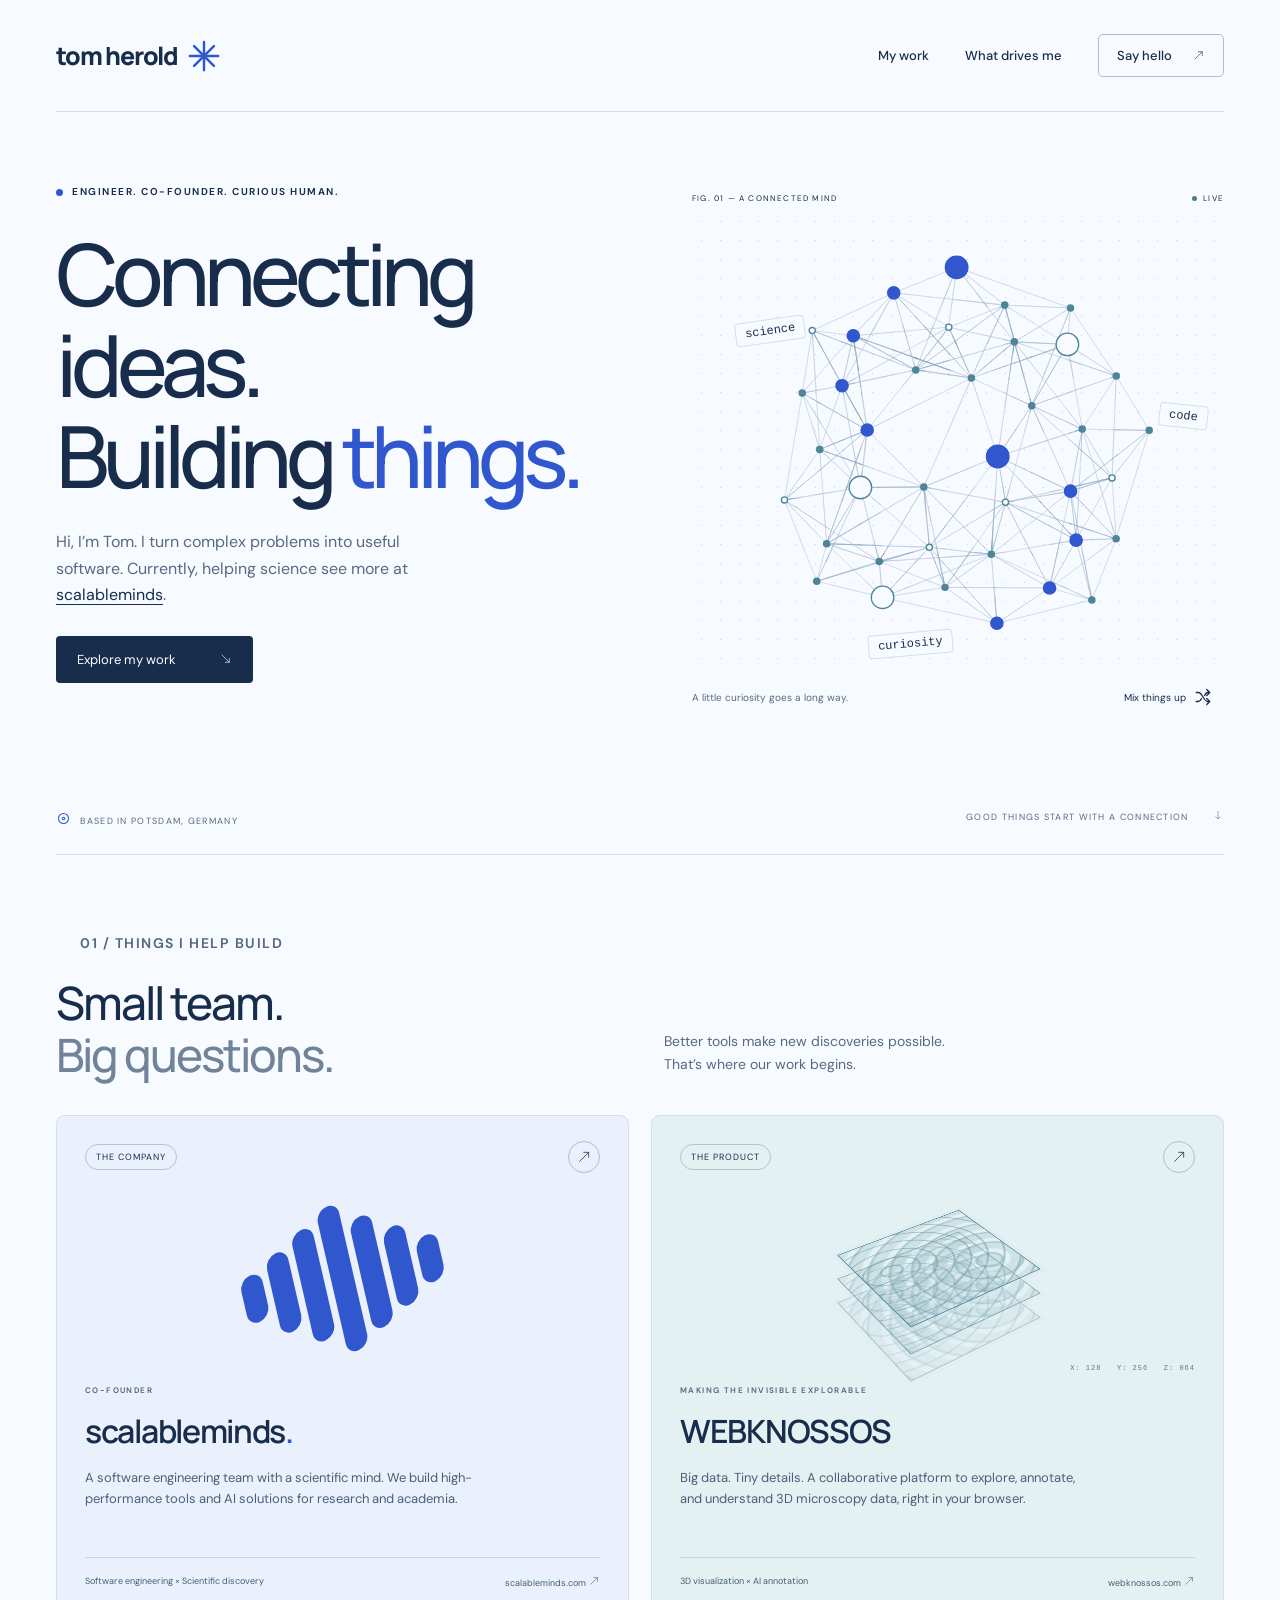
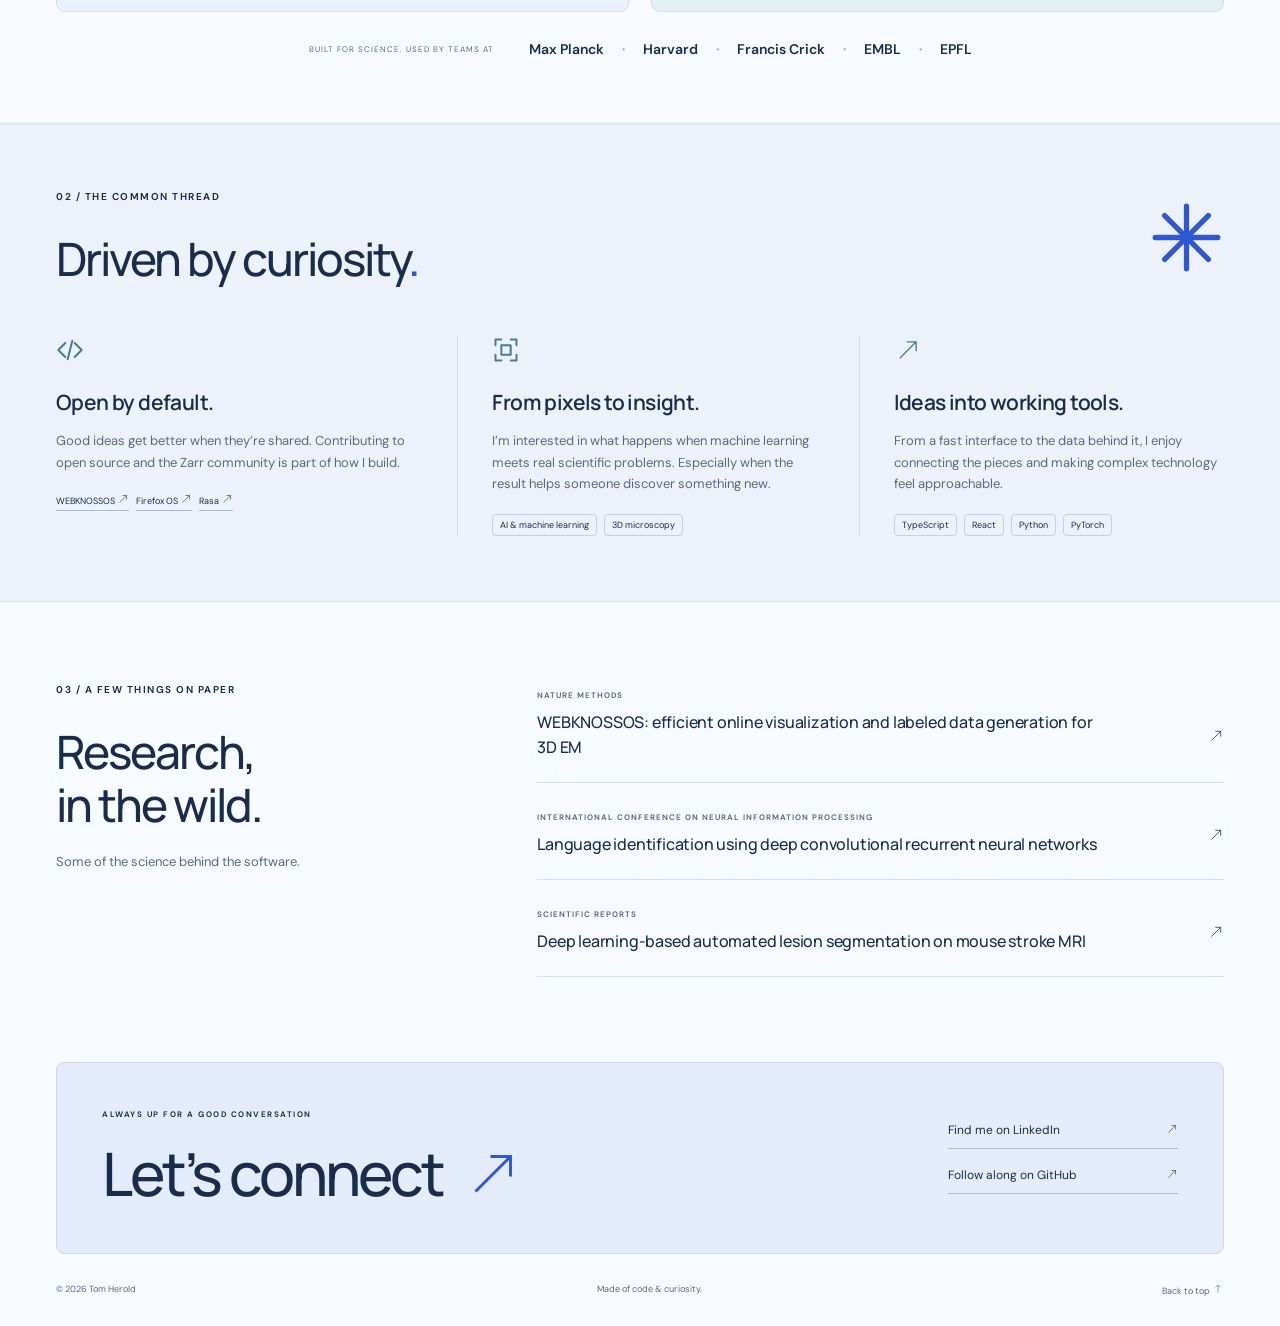
<file: index.html>
<!DOCTYPE html>
<html lang="en">
<head>
  <meta charset="UTF-8">
  <meta name="viewport" content="width=device-width, initial-scale=1">
  <meta name="description" content="Tom Herold — co-founder of scalableminds. Building software for scientific discovery, from 3D microscopy to open-source tools.">
  <meta name="theme-color" content="#f7faff">
  <title>Tom Herold — Connecting ideas. Building things.</title>
  <link rel="stylesheet" href="style.css">
  <script src="script.js" defer></script>
</head>
<body>
  <svg class="icon-definitions" xmlns="http://www.w3.org/2000/svg" aria-hidden="true" focusable="false">
    <defs>
      <symbol id="icon-arrow-up-right" viewBox="0 0 24 24"><path d="M5 19 19 5M11 5h8v8"/></symbol>
      <symbol id="icon-arrow-down-right" viewBox="0 0 24 24"><path d="m5 5 14 14M11 19h8v-8"/></symbol>
      <symbol id="icon-arrow-up" viewBox="0 0 24 24"><path d="M12 20V4m-5 5 5-5 5 5"/></symbol>
      <symbol id="icon-arrow-down" viewBox="0 0 24 24"><path d="M12 4v16m-5-5 5 5 5-5"/></symbol>
      <symbol id="icon-asterisk" viewBox="0 0 24 24"><path d="M12 2v20M2 12h20M5 5l14 14M5 19 19 5"/></symbol>
      <symbol id="icon-shuffle" viewBox="0 0 24 24"><path d="M3 6h3c5 0 7 12 12 12h3m-4-4 4 4-4 4M3 18h3c2 0 3-2 4-4m4-4c1-2 2-4 4-4h3m-4-4 4 4-4 4"/></symbol>
      <symbol id="icon-location" viewBox="0 0 24 24"><circle cx="12" cy="12" r="8"/><circle cx="12" cy="12" r="2"/></symbol>
      <symbol id="icon-code" viewBox="0 0 24 24"><path d="m8 6-6 6 6 6m8-12 6 6-6 6M14 4l-4 16"/></symbol>
      <symbol id="icon-scan" viewBox="0 0 24 24"><path d="M8 3H3v5m13-5h5v5M3 16v5h5m8 0h5v-5M8 8h8v8H8z"/></symbol>
    </defs>
  </svg>
  <a class="skip-link" href="#main">Skip to content</a>
  <header class="header wrap">
    <a class="wordmark" href="#" aria-label="Tom Herold home">tom herold<span><svg class="icon" viewBox="0 0 24 24" aria-hidden="true" focusable="false"><use href="#icon-asterisk"/></svg></span></a>
    <nav aria-label="Main navigation"><a href="#work">My work</a><a href="#interests">What drives me</a><a class="nav-contact" href="https://de.linkedin.com/in/tom-herold-5556066a">Say hello <span><svg class="icon icon-arrow" viewBox="0 0 24 24" aria-hidden="true" focusable="false"><use href="#icon-arrow-up-right"/></svg></span></a></nav>
  </header>
  <main id="main">
    <section class="hero wrap" aria-labelledby="hero-title">
      <div class="hero-copy">
        <p class="eyebrow"><span class="status-dot"></span> ENGINEER. CO-FOUNDER. CURIOUS HUMAN.</p>
        <h1 id="hero-title">Connecting<br>ideas.<br>Building <em>things.</em></h1>
        <p class="intro">Hi, I’m Tom. I turn complex problems into useful software. Currently, helping science see more at <a href="https://scalableminds.com">scalableminds</a>.</p>
        <a class="button" href="#work">Explore my work <span><svg class="icon icon-arrow" viewBox="0 0 24 24" aria-hidden="true" focusable="false"><use href="#icon-arrow-down-right"/></svg></span></a>
      </div>
      <div class="idea-space">
        <div class="diagram-top"><span>FIG. 01 — A CONNECTED MIND</span><span class="live-dot">LIVE</span></div>
        <svg id="idea-map" viewBox="0 0 520 480" role="img" aria-label="An abstract network of connected ideas with colored nodes"></svg>
        <span class="orbit-label label-science">science</span><span class="orbit-label label-code">code</span><span class="orbit-label label-curiosity">curiosity</span>
        <div class="diagram-bottom"><span>A little curiosity goes a long way.</span><button id="shuffle" type="button" aria-label="Rearrange the connected ideas">Mix things up <span><svg class="icon" viewBox="0 0 24 24" aria-hidden="true" focusable="false"><use href="#icon-shuffle"/></svg></span></button></div>
      </div>
      <div class="hero-foot"><span><span class="location-mark"><svg class="icon" viewBox="0 0 24 24" aria-hidden="true" focusable="false"><use href="#icon-location"/></svg></span> BASED IN POTSDAM, GERMANY</span><span>GOOD THINGS START WITH A CONNECTION <span class="down-arrow"><svg class="icon icon-arrow" viewBox="0 0 24 24" aria-hidden="true" focusable="false"><use href="#icon-arrow-down"/></svg></span></span></div>
    </section>
    <section class="work-section wrap" id="work" aria-labelledby="work-title">
      <div class="section-heading"><p class="eyebrow">01 / THINGS I HELP BUILD</p><h2 id="work-title">Small team.<br><span>Big questions.</span></h2><p>Better tools make new discoveries possible.<br>That’s where our work begins.</p></div>
      <div class="work-grid">
        <a class="work-card company-card" href="https://scalableminds.com">
          <div class="card-top"><span class="pill">THE COMPANY</span><span class="circle-arrow"><svg class="icon icon-arrow" viewBox="0 0 24 24" aria-hidden="true" focusable="false"><use href="#icon-arrow-up-right"/></svg></span></div>
          <div class="company-art" aria-hidden="true"><span></span><span></span><span></span><span></span><span></span><span></span><span></span></div>
          <div class="card-copy"><p class="small-label">CO-FOUNDER</p><h3>scalableminds<span class="accent">.</span></h3><p>A software engineering team with a scientific mind. We build high-performance tools and AI solutions for research and academia.</p><div class="card-footer"><span>Software engineering × Scientific discovery</span><span>scalableminds.com <svg class="icon icon-arrow" viewBox="0 0 24 24" aria-hidden="true" focusable="false"><use href="#icon-arrow-up-right"/></svg></span></div></div>
        </a>
        <a class="work-card product-card" href="https://webknossos.com">
          <div class="card-top"><span class="pill">THE PRODUCT</span><span class="circle-arrow"><svg class="icon icon-arrow" viewBox="0 0 24 24" aria-hidden="true" focusable="false"><use href="#icon-arrow-up-right"/></svg></span></div>
          <div class="volume-art" aria-hidden="true"><div class="volume-plane plane-one"></div><div class="volume-plane plane-two"></div><div class="volume-plane plane-three"></div><span class="volume-caption">X: 128 &nbsp; Y: 256 &nbsp; Z: 064</span></div>
          <div class="card-copy"><p class="small-label">MAKING THE INVISIBLE EXPLORABLE</p><h3>WEBKNOSSOS</h3><p>Big data. Tiny details. A collaborative platform to explore, annotate, and understand 3D microscopy data, right in your browser.</p><div class="card-footer"><span>3D visualization × AI annotation</span><span>webknossos.com <svg class="icon icon-arrow" viewBox="0 0 24 24" aria-hidden="true" focusable="false"><use href="#icon-arrow-up-right"/></svg></span></div></div>
        </a>
      </div>
      <div class="research-note"><span>BUILT FOR SCIENCE. USED BY TEAMS AT</span><div>Max Planck <i>·</i> Harvard <i>·</i> Francis Crick <i>·</i> EMBL <i>·</i> EPFL</div></div>
    </section>
    <section class="interests-section" id="interests" aria-labelledby="interests-title"><div class="wrap">
      <div class="interests-header"><div><p class="eyebrow">02 / THE COMMON THREAD</p><h2 id="interests-title">Driven by curiosity<span class="accent">.</span></h2></div><span class="asterisk" aria-hidden="true"><svg class="icon" viewBox="0 0 24 24" aria-hidden="true" focusable="false"><use href="#icon-asterisk"/></svg></span></div>
      <div class="interests-grid">
        <article><span class="interest-icon" aria-hidden="true"><svg class="icon" viewBox="0 0 24 24" aria-hidden="true" focusable="false"><use href="#icon-code"/></svg></span><h3>Open by default.</h3><p>Good ideas get better when they’re shared. Contributing to open source and the Zarr community is part of how I build.</p><div class="text-links"><a href="https://github.com/scalableminds/webknossos">WEBKNOSSOS <svg class="icon icon-arrow" viewBox="0 0 24 24" aria-hidden="true" focusable="false"><use href="#icon-arrow-up-right"/></svg></a><a href="https://github.com/mozilla-b2g">Firefox OS <svg class="icon icon-arrow" viewBox="0 0 24 24" aria-hidden="true" focusable="false"><use href="#icon-arrow-up-right"/></svg></a><a href="https://github.com/RasaHQ/rasa">Rasa <svg class="icon icon-arrow" viewBox="0 0 24 24" aria-hidden="true" focusable="false"><use href="#icon-arrow-up-right"/></svg></a></div></article>
        <article><span class="interest-icon" aria-hidden="true"><svg class="icon" viewBox="0 0 24 24" aria-hidden="true" focusable="false"><use href="#icon-scan"/></svg></span><h3>From pixels to insight.</h3><p>I’m interested in what happens when machine learning meets real scientific problems. Especially when the result helps someone discover something new.</p><div class="tags"><span>AI & machine learning</span><span>3D microscopy</span></div></article>
        <article><span class="interest-icon" aria-hidden="true"><svg class="icon icon-arrow" viewBox="0 0 24 24" aria-hidden="true" focusable="false"><use href="#icon-arrow-up-right"/></svg></span><h3>Ideas into working tools.</h3><p>From a fast interface to the data behind it, I enjoy connecting the pieces and making complex technology feel approachable.</p><div class="tags"><span>TypeScript</span><span>React</span><span>Python</span><span>PyTorch</span></div></article>
      </div>
    </div></section>
    <section class="publications wrap" aria-labelledby="publications-title"><div><p class="eyebrow">03 / A FEW THINGS ON PAPER</p><h2 id="publications-title">Research,<br>in the wild.</h2><p>Some of the science behind the software.</p></div><div class="paper-list">
      <a href="https://www.nature.com/articles/nmeth.4331"><span class="paper-meta">NATURE METHODS</span><h3>WEBKNOSSOS: efficient online visualization and labeled data generation for 3D EM</h3><span class="paper-arrow"><svg class="icon icon-arrow" viewBox="0 0 24 24" aria-hidden="true" focusable="false"><use href="#icon-arrow-up-right"/></svg></span></a>
      <a href="https://arxiv.org/abs/1708.04811"><span class="paper-meta">INTERNATIONAL CONFERENCE ON NEURAL INFORMATION PROCESSING</span><h3>Language identification using deep convolutional recurrent neural networks</h3><span class="paper-arrow"><svg class="icon icon-arrow" viewBox="0 0 24 24" aria-hidden="true" focusable="false"><use href="#icon-arrow-up-right"/></svg></span></a>
      <a href="https://www.nature.com/articles/s41598-023-39826-8"><span class="paper-meta">SCIENTIFIC REPORTS</span><h3>Deep learning-based automated lesion segmentation on mouse stroke MRI</h3><span class="paper-arrow"><svg class="icon icon-arrow" viewBox="0 0 24 24" aria-hidden="true" focusable="false"><use href="#icon-arrow-up-right"/></svg></span></a>
    </div></section>
    <section class="contact wrap"><div><p class="eyebrow">ALWAYS UP FOR A GOOD CONVERSATION</p><h2>Let’s connect<span><svg class="icon icon-arrow" viewBox="0 0 24 24" aria-hidden="true" focusable="false"><use href="#icon-arrow-up-right"/></svg></span></h2></div><div class="contact-links"><a href="https://de.linkedin.com/in/tom-herold-5556066a">Find me on LinkedIn <span><svg class="icon icon-arrow" viewBox="0 0 24 24" aria-hidden="true" focusable="false"><use href="#icon-arrow-up-right"/></svg></span></a><a href="https://github.com/hotzenklotz">Follow along on GitHub <span><svg class="icon icon-arrow" viewBox="0 0 24 24" aria-hidden="true" focusable="false"><use href="#icon-arrow-up-right"/></svg></span></a></div></section>
  </main>
  <footer class="footer wrap"><span>© <span id="year">2026</span> Tom Herold</span><span>Made of code & curiosity.</span><a href="#">Back to top <svg class="icon icon-arrow" viewBox="0 0 24 24" aria-hidden="true" focusable="false"><use href="#icon-arrow-up"/></svg></a></footer>
</body>
</html>
</file>
<file: style.css>
@import url('https://fonts.googleapis.com/css2?family=DM+Sans:wght@400;450;500;550;600;650;700&family=Manrope:wght@400;500;600;650;700;750;800&display=swap');
:root {
  --paper:#f7faff;
  --ink:#182d4b;
  --muted:#586a80;
  --accent:#3057ce;
  --line:#d4deeb;
  --green:#e0edf1;
  --selection:#c8d9ff;
  --control-border:#acbdd4;
  --dot-grid:#c6d5e5;
  --live-node:#467d92;
  --quiet-heading:#708399;
  --card-shadow:#1835500a;
  --company-surface:#eaf0fc;
  --product-surface:#e4f1f3;
  --pill-border:#b3c4d7;
  --arrow-border:#adbfce;
  --card-text:#4b6079;
  --card-rule:#c6d5e3;
  --card-caption:#455e76;
  --volume-border:#578291;
  --volume-ring:#57829170;
  --volume-fill:#72a4ae30;
  --volume-detail:#82acb590;
  --volume-shadow:#d3e8ef66;
  --volume-caption:#577987;
  --separator:#8fa8bd;
  --interest-surface:#edf2fa;
  --interest-rule:#cedae8;
  --interest-icon:#457c92;
  --link-rule:#a4bacd;
  --tag-border:#c3d2e5;
  --contact-surface:#e4ebfa;
  --contact-border:#ced9ed;
  --contact-rule:#aabbdb;
  --network-line:#7c98b3;
  --network-node:#4e8598;
}
* {
  box-sizing:border-box;
}
html {
  scroll-behavior:smooth;
  scroll-padding-top:30px;
}
body {
  margin:0;
  background:var(--paper);
  color:var(--ink);
  font-family:'DM Sans',sans-serif;
  -webkit-font-smoothing:antialiased;
}
a {
  color:inherit;
  text-decoration:none;
}
button {
  font:inherit;
}
::selection {
  background:var(--selection);
}
a:focus-visible,button:focus-visible {
  outline:3px solid var(--accent);
  outline-offset:6px;
}
.wrap {
  width:min(1280px,calc(100% - 112px));
  margin:auto;
}
.header {
  height:112px;
  display:flex;
  align-items:center;
  justify-content:space-between;
  border-bottom:1px solid var(--line);
}
.wordmark {
  font-family:Manrope,sans-serif;
  font-size:25px;
  font-weight:800;
  letter-spacing:-1.2px;
  display:flex;
  align-items:center;
  gap:9px;
}
.wordmark span {
  color:var(--accent);
  font-size:34px;
}
.header nav {
  display:flex;
  align-items:center;
  gap:36px;
  font-size:13px;
  font-weight:500;
}
.nav-contact {
  border:1px solid var(--control-border);
  padding:12px 18px;
  border-radius:5px;
}
.nav-contact span {
  padding-left:17px;
}
.hero {
  display:grid;
  grid-template-columns:1.13fr 1fr;
  column-gap:35px;
  padding-top:72px;
}
.eyebrow,.small-label,.paper-meta {
  font-size:10px;
  letter-spacing:1.5px;
  font-weight:650;
}
.eyebrow {
  margin:0 0 27px;
  display:flex;
  align-items:center;
  gap:9px;
}
.status-dot {
  width:7px;
  height:7px;
  background:var(--accent);
  border-radius:50%;
}
h1,h2,h3,p {
  margin-top:0;
}
h1,h2,h3 {
  font-family:Manrope,sans-serif;
}
h1 {
  font-size:clamp(60px,6.7vw,96px);
  font-weight:500;
  letter-spacing:-6px;
  line-height:1.065;
  margin-bottom:28px;
}
h1 em {
  color:var(--accent);
  font-style:normal;
}
p {
  line-height:1.65;
}
.intro {
  font-size:16px;
  color:var(--muted);
  max-width:400px;
  margin-bottom:27px;
}
.intro a {
  color:var(--ink);
  text-decoration:underline;
  text-underline-offset:4px;
}
.button {
  display:inline-flex;
  gap:43px;
  background:var(--ink);
  color:#fff;
  padding:15px 21px;
  border-radius:4px;
  font-size:13px;
  transition:background .2s,transform .2s;
}
.idea-space {
  position:relative;
  align-self:center;
  aspect-ratio:1.02;
  background-image:radial-gradient(var(--dot-grid) .8px,transparent .8px);
  background-size:19px 19px;
  margin-top:9px;
}
.diagram-top,.diagram-bottom {
  position:absolute;
  left:0;
  right:0;
  display:flex;
  align-items:center;
  justify-content:space-between;
  font-size:8px;
  letter-spacing:1.2px;
}
.diagram-top {
  top:0;
  background:var(--paper);
  padding-bottom:15px;
}
.live-dot {
  display:flex;
  gap:6px;
  align-items:center;
}
.live-dot:before {
  content:'';
  height:5px;
  width:5px;
  background:var(--live-node);
  border-radius:50%;
}
.diagram-bottom {
  bottom:0;
  background:var(--paper);
  padding-top:15px;
  font-size:10px;
  letter-spacing:0;
  color:var(--muted);
}
.diagram-bottom button {
  border:0;
  background:transparent;
  color:var(--ink);
  cursor:pointer;
  font-size:10px;
  padding:8px;
}
.diagram-bottom button span {
  font-size:18px;
  vertical-align:middle;
  margin-left:8px;
}
#idea-map {
  width:100%;
  height:100%;
  overflow:visible;
}
.orbit-label {
  position:absolute;
  background:var(--paper);
  padding:4px 9px;
  font-size:12px;
  font-family:monospace;
  border:1px solid var(--line);
  border-radius:4px;
  pointer-events:none;
}
.label-science {
  left:8%;
  top:24%;
  transform:rotate(-8deg);
}
.label-code {
  right:3%;
  top:40%;
  transform:rotate(6deg);
}
.label-curiosity {
  left:33%;
  bottom:12%;
  transform:rotate(-5deg);
}
.hero-foot {
  grid-column:1/-1;
  display:flex;
  justify-content:space-between;
  margin-top:65px;
  padding:25px 0;
  border-bottom:1px solid var(--line);
  font-size:9px;
  letter-spacing:1.3px;
  color:var(--muted);
}
.location-mark {
  color:var(--accent);
  font-size:15px;
  margin-right:6px;
}
.down-arrow {
  margin-left:20px;
}
.work-section {
  padding-top:77px;
}
.section-heading {
  display:grid;
  grid-template-columns:1fr 1fr;
  align-items:end;
  margin-bottom:33px;
}
.section-heading .eyebrow {
  grid-column:1/-1;
  margin-bottom:21px;
}
h2 {
  font-weight:500;
  font-size:46px;
  letter-spacing:-2px;
  line-height:1.15;
  margin-bottom:0;
}
.section-heading h2 span {
  color:var(--quiet-heading);
}
.section-heading>p {
  font-size:14px;
  color:var(--muted);
  padding-left:24px;
  margin-bottom:6px;
}
.work-grid {
  display:grid;
  grid-template-columns:1fr 1fr;
  gap:22px;
}
.work-card {
  border:1px solid var(--line);
  border-radius:9px;
  padding:25px 28px 23px;
  overflow:hidden;
  transition:transform .3s,box-shadow .3s;
}
.company-card {
  background:var(--company-surface);
}
.product-card {
  background:var(--product-surface);
}
.card-top {
  display:flex;
  justify-content:space-between;
  align-items:center;
}
.pill {
  font-size:9px;
  letter-spacing:1px;
  border:1px solid var(--pill-border);
  border-radius:20px;
  padding:6px 10px;
}
.circle-arrow {
  border:1px solid var(--arrow-border);
  width:32px;
  height:32px;
  border-radius:50%;
  display:grid;
  place-items:center;
  transition:background .2s;
}
.company-art {
  height:211px;
  display:flex;
  gap:7px;
  align-items:center;
  justify-content:center;
  transform:rotate(-13deg);
}
.company-art span {
  background:var(--accent);
  width:23px;
  border-radius:20px;
  transform:skewY(-13deg);
  transition:transform .4s;
}
.company-art span:nth-child(1),.company-art span:nth-child(7) {
  height:47px;
}
.company-art span:nth-child(2),.company-art span:nth-child(6) {
  height:80px;
}
.company-art span:nth-child(3),.company-art span:nth-child(5) {
  height:113px;
}
.company-art span:nth-child(4) {
  height:147px;
}
.small-label {
  font-size:8px;
  letter-spacing:1.4px;
  color:var(--muted);
  margin-bottom:11px;
}
.card-copy h3 {
  font-size:32px;
  letter-spacing:-1.3px;
  font-weight:600;
  margin-bottom:14px;
}
.accent {
  color:var(--accent);
}
.card-copy>p:not(.small-label) {
  font-size:13px;
  max-width:415px;
  color:var(--card-text);
  min-height:65px;
}
.card-footer {
  border-top:1px solid var(--card-rule);
  margin-top:25px;
  padding-top:17px;
  display:flex;
  justify-content:space-between;
  font-size:9px;
  gap:12px;
  color:var(--card-caption);
}
.card-footer span:last-child {
  white-space:nowrap;
}
.volume-art {
  height:211px;
  position:relative;
  perspective:700px;
}
.volume-plane {
  position:absolute;
  width:153px;
  height:136px;
  left:calc(50% - 77px);
  top:28px;
  border:1px solid var(--volume-border);
  transform:rotateX(53deg) rotateZ(-35deg);
  background:repeating-radial-gradient(ellipse at 20% 40%,transparent 0 10px,var(--volume-ring) 11px 12px,transparent 13px 19px),repeating-radial-gradient(ellipse at 80% 70%,var(--volume-fill) 0 12px,var(--volume-detail) 13px 15px,transparent 16px 23px);
  box-shadow:0 0 0 5px var(--volume-shadow);
  transition:translate .4s;
}
.plane-one {
  top:21px;
  z-index:3;
}
.plane-two {
  top:45px;
  z-index:2;
  opacity:.7;
}
.plane-three {
  top:69px;
  z-index:1;
  opacity:.45;
}
.volume-caption {
  position:absolute;
  bottom:12px;
  right:0;
  font-size:7px;
  font-family:monospace;
  color:var(--volume-caption);
  letter-spacing:1px;
}
.research-note {
  padding:28px 0 65px;
  display:flex;
  gap:35px;
  align-items:center;
  justify-content:center;
}
.research-note>span {
  font-size:8px;
  letter-spacing:1px;
  color:var(--muted);
}
.research-note>div {
  font-size:14px;
  font-weight:600;
}
.research-note i {
  font-style:normal;
  margin:0 15px;
  color:var(--separator);
}
.interests-section {
  border-top:1px solid var(--line);
  border-bottom:1px solid var(--line);
  background:var(--interest-surface);
  padding:65px 0;
}
.interests-header {
  display:flex;
  justify-content:space-between;
  align-items:center;
  margin-bottom:50px;
}
.asterisk {
  color:var(--accent);
  font-size:75px;
  line-height:1;
  transition:transform .7s;
}
.interests-grid {
  display:grid;
  grid-template-columns:repeat(3,1fr);
  gap:36px;
}
.interests-grid article+article {
  border-left:1px solid var(--interest-rule);
  padding-left:34px;
}
.interest-icon {
  font-family:monospace;
  color:var(--interest-icon);
  font-size:28px;
  display:block;
  margin-bottom:20px;
}
.interests-grid h3 {
  font-size:21px;
  font-weight:600;
  letter-spacing:-.6px;
  margin-bottom:14px;
}
.interests-grid p {
  font-size:13px;
  color:var(--muted);
  margin-bottom:20px;
}
.text-links,.tags {
  display:flex;
  gap:7px;
  flex-wrap:wrap;
  font-size:9px;
}
.text-links a {
  border-bottom:1px solid var(--link-rule);
  padding-bottom:3px;
}
.tags span {
  border:1px solid var(--tag-border);
  padding:4px 7px;
  border-radius:4px;
}
.publications {
  display:grid;
  grid-template-columns:1fr 1.65fr;
  gap:65px;
  padding-top:80px;
  padding-bottom:85px;
}
.publications>div>p:last-child {
  color:var(--muted);
  font-size:13px;
  margin-top:19px;
}
.paper-list a {
  display:block;
  position:relative;
  padding:21px 38px 22px 0;
  border-bottom:1px solid var(--line);
}
.paper-list a:first-child {
  padding-top:0;
}
.paper-meta {
  font-size:8px;
  letter-spacing:1px;
  color:var(--muted);
}
.paper-list h3 {
  font-size:16px;
  line-height:1.55;
  font-weight:500;
  letter-spacing:-.2px;
  margin:7px 0 0;
  max-width:570px;
}
.paper-arrow {
  position:absolute;
  right:0;
  top:44%;
  transition:transform .2s;
}
.contact {
  background:var(--contact-surface);
  border:1px solid var(--contact-border);
  border-radius:8px;
  padding:45px;
  display:flex;
  justify-content:space-between;
  align-items:center;
}
.contact .eyebrow {
  font-size:8px;
  margin-bottom:18px;
}
.contact h2 {
  font-size:60px;
  letter-spacing:-3px;
}
.contact h2>span {
  display:inline-block;
  color:var(--accent);
  margin-left:20px;
}
.contact-links {
  display:flex;
  flex-direction:column;
  min-width:230px;
  gap:18px;
  font-size:12px;
}
.contact-links a {
  display:flex;
  justify-content:space-between;
  gap:35px;
  border-bottom:1px solid var(--contact-rule);
  padding-bottom:10px;
}
.footer {
  display:flex;
  justify-content:space-between;
  padding:29px 0;
  font-size:9px;
  color:var(--muted);
}
.skip-link {
  position:absolute;
  top:-100px;
  left:20px;
  background:var(--ink);
  color:white;
  padding:14px;
  z-index:10;
}
.skip-link:focus {
  top:10px;
}
.hero-copy {
  animation:arrive .8s both;
}
.idea-space {
  animation:arrive 1s .15s both;
}
@keyframes arrive {
  from {
    opacity:0;
    transform:translateY(15px);
  }
  to {
    opacity:1;
    transform:translateY(0);
  }
}
@media(min-width:1500px) {
  .hero {
    padding-top:90px;
  }
  h1 {
    font-size:100px;
  }
}
@media(max-width:1000px) {
  .wrap {
    width:calc(100% - 64px);
  }
  .hero {
    gap:20px;
  }
  h1 {
    font-size:70px;
    letter-spacing:-4px;
  }
  .eyebrow {
    font-size:8px;
  }
  .idea-space {
    aspect-ratio:.95;
  }
  .card-footer {
    flex-direction:column;
  }
  .research-note {
    flex-direction:column;
    gap:15px;
  }
  .interests-grid {
    gap:23px;
  }
  .interests-grid article+article {
    padding-left:23px;
  }
  .contact h2 {
    font-size:49px;
  }
}
@media(max-width:700px) {
  .wrap {
    width:calc(100% - 40px);
  }
  .header {
    height:88px;
  }
  .wordmark {
    font-size:21px;
  }
  .wordmark span {
    font-size:28px;
  }
  .header nav {
    gap:16px;
    font-size:11px;
  }
  .header nav>a:nth-child(2) {
    display:none;
  }
  .nav-contact {
    padding:9px 11px;
  }
  .nav-contact span {
    padding-left:5px;
  }
  .hero {
    padding-top:42px;
    grid-template-columns:1fr;
  }
  .hero .eyebrow {
    font-size:8px;
    letter-spacing:1px;
    margin-bottom:22px;
  }
  h1 {
    font-size:clamp(57px,12vw,82px);
    letter-spacing:-3.5px;
  }
  .intro {
    font-size:15px;
    max-width:360px;
  }
  .idea-space {
    width:100%;
    max-width:440px;
    justify-self:center;
    aspect-ratio:1.1;
    margin-top:28px;
  }
  .hero-foot {
    margin-top:16px;
    font-size:8px;
    padding:20px 0;
  }
  .hero-foot>span:last-child {
    display:none;
  }
  .work-section {
    padding-top:45px;
  }
  .section-heading {
    grid-template-columns:1fr;
  }
  .section-heading>p {
    padding:0;
    margin:20px 0 0;
    font-size:13px;
  }
  h2 {
    font-size:37px;
    letter-spacing:-1.7px;
  }
  .work-grid {
    grid-template-columns:1fr;
    gap:18px;
  }
  .work-card {
    padding:21px;
  }
  .card-footer {
    flex-direction:row;
    flex-wrap:wrap;
  }
  .card-copy h3 {
    font-size:30px;
  }
  .research-note {
    padding:25px 0 40px;
    align-items:flex-start;
    gap:12px;
  }
  .research-note>div {
    font-size:12px;
    line-height:2;
  }
  .research-note i {
    margin:0 6px;
  }
  .interests-section {
    padding:43px 0;
  }
  .interests-header {
    margin-bottom:30px;
  }
  .interests-header h2 {
    max-width:250px;
  }
  .asterisk {
    font-size:55px;
  }
  .interests-grid {
    grid-template-columns:1fr;
    gap:27px;
  }
  .interests-grid article+article {
    border-left:0;
    padding-left:0;
    border-top:1px solid var(--interest-rule);
    padding-top:25px;
  }
  .interest-icon {
    margin-bottom:13px;
  }
  .interests-grid p {
    max-width:430px;
  }
  .publications {
    grid-template-columns:1fr;
    gap:28px;
    padding-top:45px;
    padding-bottom:45px;
  }
  .publications h2 br {
    display:none;
  }
  .publications .eyebrow {
    margin-bottom:18px;
  }
  .paper-list h3 {
    font-size:15px;
  }
  .contact {
    padding:27px;
    flex-direction:column;
    align-items:flex-start;
    gap:28px;
  }
  .contact h2 {
    font-size:43px;
    letter-spacing:-2px;
  }
  .contact-links {
    width:100%;
  }
  .contact .eyebrow {
    font-size:7px;
    letter-spacing:1px;
  }
  .footer {
    font-size:8px;
    flex-wrap:wrap;
    gap:15px;
  }
  .footer>span:nth-child(2) {
    display:none;
  }
}
/* Shared SVG icons bypass platform emoji and symbol font substitution. */
.icon-definitions {
  position:absolute;
  width:0;
  height:0;
  overflow:hidden;
  pointer-events:none;
}
.icon {
  display:inline-block;
  width:1em;
  height:1em;
  min-width:12px;
  min-height:12px;
  fill:none;
  stroke:currentColor;
  stroke-width:1.7;
  stroke-linecap:round;
  stroke-linejoin:round;
  vertical-align:-.13em;
  flex-shrink:0;
  pointer-events:none;
}
.icon-arrow {
  stroke-width:1.15;
  stroke-linecap:butt;
  stroke-linejoin:miter;
}
.button {
  align-items:center;
}
.asterisk .icon {
  display:block;
}
.diagram-bottom button {
  display:inline-flex;
  align-items:center;
  justify-content:center;
  min-height:44px;
  padding:8px 12px;
  border-radius:4px;
}
a, button {
  -webkit-tap-highlight-color:transparent;
}
/* Color feedback is shared by keyboard focus and press, without moving targets. */
.button:is(:active, :focus-visible) {
  background:var(--accent);
}
.work-card:is(:active, :focus-visible) {
  border-color:var(--accent);
}
.work-card:is(:active, :focus-visible) .circle-arrow {
  background:var(--accent);
  color:white;
}
.header nav a:is(:active, :focus-visible),
.text-links a:is(:active, :focus-visible),
.contact-links a:is(:active, :focus-visible),
.footer a:is(:active, :focus-visible),
.paper-list a:is(:active, :focus-visible) h3 {
  color:var(--accent);
}
.diagram-bottom button:is(:active, :focus-visible) {
  background:var(--company-surface);
}
@media (hover:hover) and (pointer:fine) {
  .header nav a:hover {
    color:var(--accent);
  }
  .button:hover {
    background:var(--accent);
    transform:translateY(-3px);
  }
  .work-card:hover {
    transform:translateY(-5px);
    box-shadow:0 12px 25px var(--card-shadow);
  }
  .work-card:hover .circle-arrow {
    background:var(--ink);
    color:white;
  }
  .work-card:hover .company-art span:nth-child(even) {
    transform:skewY(-13deg) translateY(-10px);
  }
  .work-card:hover .plane-one {
    translate:0 -8px;
  }
  .work-card:hover .plane-three {
    translate:0 8px;
  }
  .asterisk:hover {
    transform:rotate(180deg);
  }
  .text-links a:hover {
    color:var(--accent);
  }
  .paper-list a:hover h3 {
    color:var(--accent);
  }
  .paper-list a:hover .paper-arrow {
    transform:translate(3px,-3px);
  }
  .contact-links a:hover {
    color:var(--accent);
  }
}
@media (pointer:coarse) {
  .nav-contact, .header nav a, .contact-links a, .footer a, .text-links a {
    display:inline-flex;
    align-items:center;
    min-height:44px;
  }
  .text-links {
    column-gap:14px;
  }
  .circle-arrow {
    background:var(--ink);
    color:white;
  }
}

/* Illustrations move on their own; the link targets stay stationary. */
.company-art span {
  animation:company-wave 4.2s ease-in-out infinite;
  animation-play-state:paused;
}
.company-art span:nth-child(2) { animation-delay:-.3s; }
.company-art span:nth-child(3) { animation-delay:-.6s; }
.company-art span:nth-child(4) { animation-delay:-.9s; }
.company-art span:nth-child(5) { animation-delay:-1.2s; }
.company-art span:nth-child(6) { animation-delay:-1.5s; }
.company-art span:nth-child(7) { animation-delay:-1.8s; }
.volume-plane {
  animation-duration:4.8s;
  animation-timing-function:ease-in-out;
  animation-iteration-count:infinite;
  animation-play-state:paused;
}
.plane-one { animation-name:volume-top; }
.plane-two { animation-name:volume-middle; }
.plane-three { animation-name:volume-bottom; }
.work-card.is-in-view .company-art span,
.work-card.is-in-view .volume-plane {
  animation-play-state:running;
}
html.motion-paused .company-art span,
html.motion-paused .volume-plane {
  animation-play-state:paused;
}
@keyframes company-wave {
  0%, 100% { translate:0 5px; }
  50% { translate:0 -7px; }
}
@keyframes volume-top {
  0%, 100% { transform:translateY(-2px) rotateX(53deg) rotateZ(-35deg); }
  50% { transform:translateY(-14px) rotateX(53deg) rotateZ(-35deg); }
}
@keyframes volume-middle {
  0%, 100% { transform:rotateX(53deg) rotateZ(-35deg); }
  50% { transform:translateY(-3px) rotateX(53deg) rotateZ(-35deg); }
}
@keyframes volume-bottom {
  0%, 100% { transform:translateY(2px) rotateX(53deg) rotateZ(-35deg); }
  50% { transform:translateY(14px) rotateX(53deg) rotateZ(-35deg); }
}

@media(prefers-reduced-motion:reduce) {
  html {
    scroll-behavior:auto;
  }
  *,*:before,*:after {
    animation:none!important;
    transition:none!important;
  }
}
</file>
